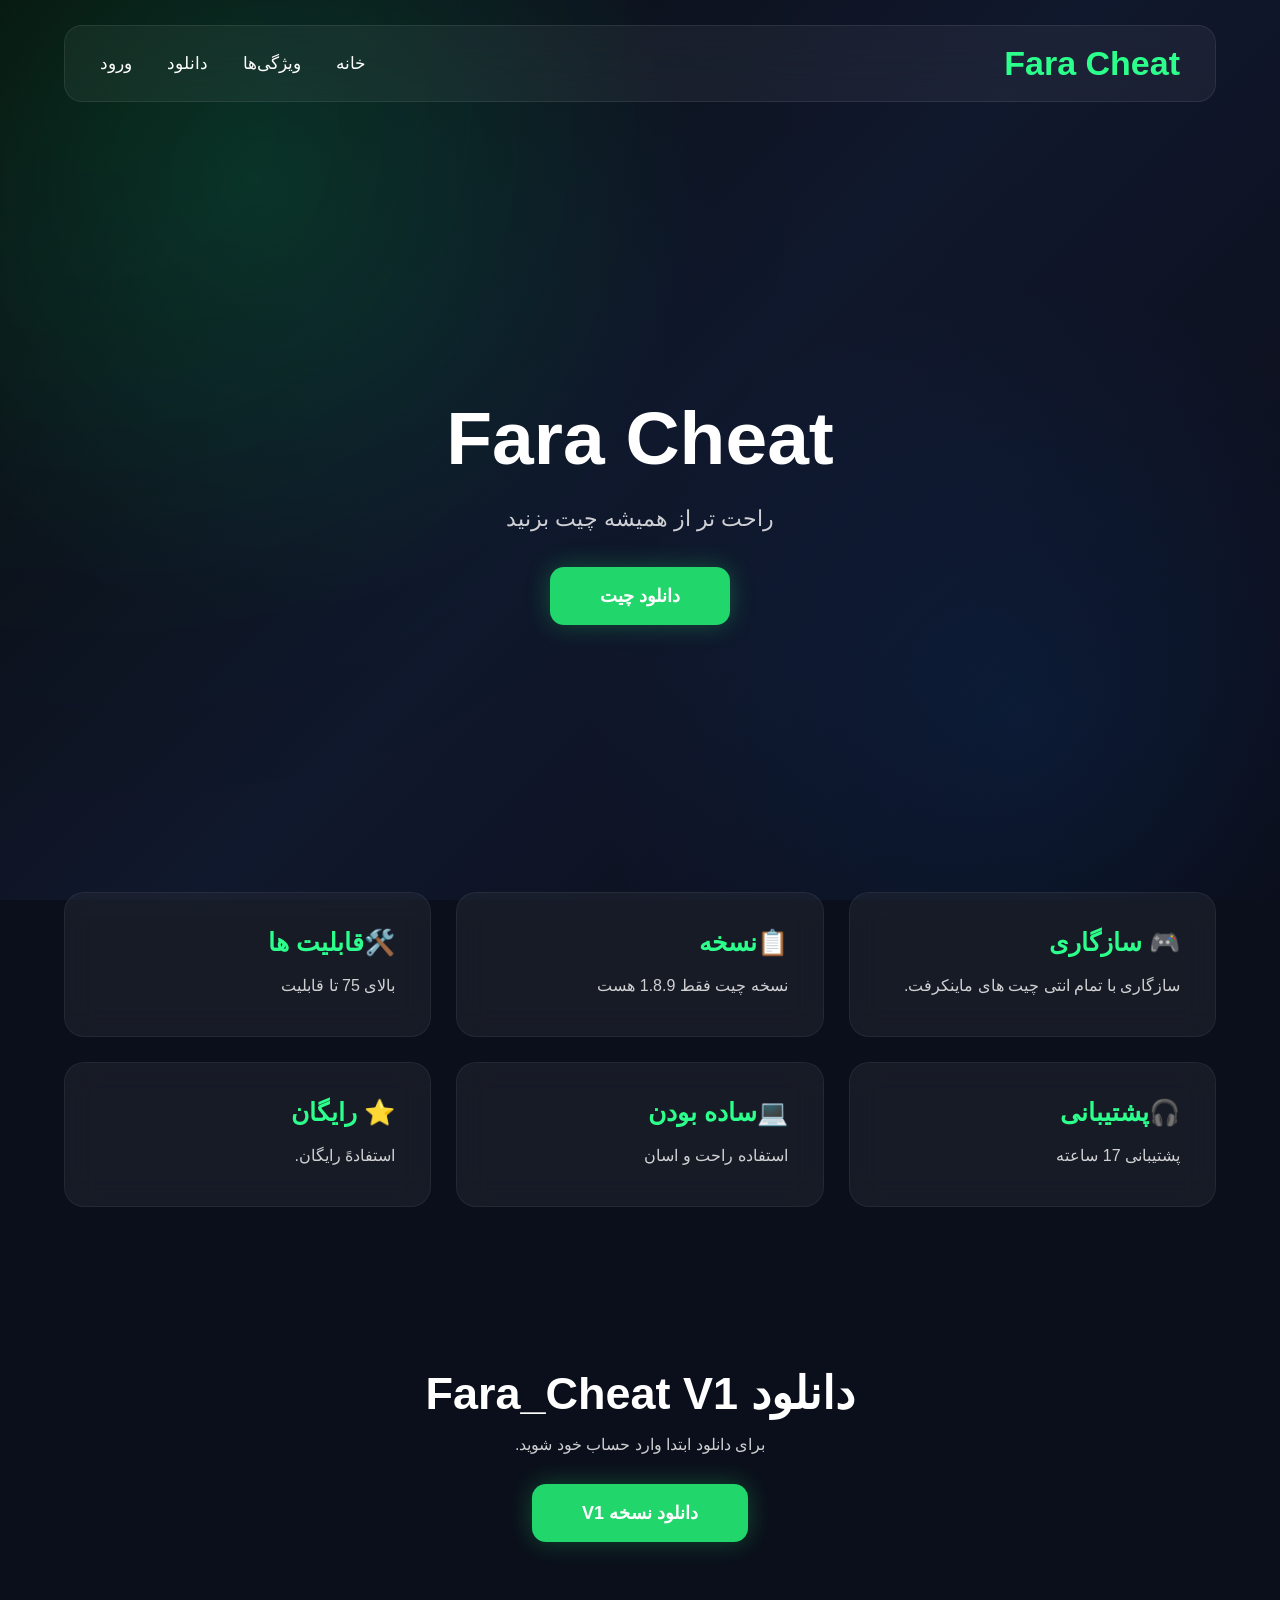
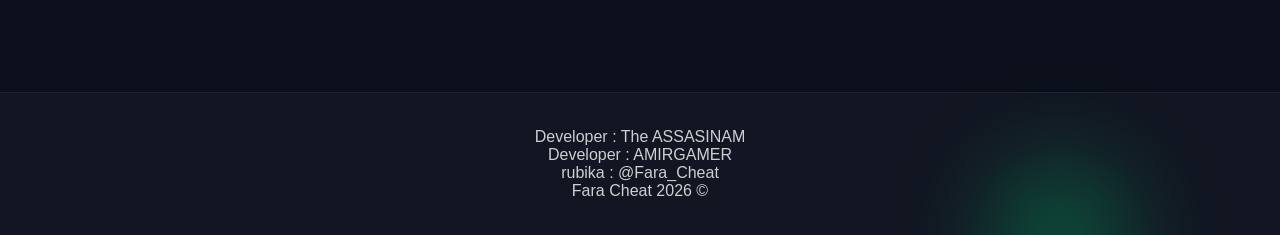
<file: index.html>
<!DOCTYPE html>
<html lang="fa" dir="rtl">

<head>
    <meta charset="UTF-8">
    <meta name="viewport" content="width=device-width, initial-scale=1.0">
    <title>Fara Cheat</title>

    <link rel="stylesheet" href="style.css">
</head>

<body>

<nav>

    <div class="logo">
        Fara Cheat
    </div>

    <ul>
        <li><a href="#">خانه</a></li>
        <li><a href="#features">ویژگی‌ها</a></li>
        <li><a href="#download">دانلود</a></li>
        <li><a href="login.html">ورود</a></li>
    </ul>

</nav>

<section class="hero">

    <h1>Fara Cheat</h1>

    <p>
        راحت تر از همیشه چیت بزنید
    </p>

    <a href="#" class="btn" onclick="downloadLauncher()">
       دانلود چیت
    </a>

</section>

<section id="features" class="features">

    <div class="card">
        <h2>🎮 سازگاری</h2>
        <p>سازگاری با تمام انتی چیت های ماینکرفت.</p>
    </div>

    <div class="card">
        <h2>📋نسخه</h2>
        <p>نسخه چیت فقط 1.8.9 هست</p>
    </div>

    <div class="card">
        <h2>🛠️قابلیت ها</h2>
        <p>بالای 75 تا قابلیت</p>
    </div>

    <div class="card">
        <h2>🎧پشتیبانی</h2>
        <p>پشتیبانی 17 ساعته</p>
    </div>

    <div class="card">
        <h2>💻ساده بودن</h2>
        <p>استفاده راحت و اسان</p>
    </div>

    <div class="card">
        <h2>⭐ رایگان</h2>
        <p>استفادهً رایگان.</p>
    </div>

</section>

<section id="download" class="download">

    <h2>دانلود Fara_Cheat V1</h2>

    <p>
        برای دانلود ابتدا وارد حساب خود شوید.
    </p>

    <a href="#" class="btn" onclick="downloadLauncher()">
        دانلود نسخه V1
    </a>

</section>

<footer>

    <p>Developer : The ASSASINAM</p>

    <p>Developer : AMIRGAMER</p>

    <p>rubika : @Fara_Cheat</p>
	
    <p>© 2026 Fara Cheat</p>

</footer>

<script src="auth.js"></script>
<script src="script.js"></script>

</body>

</html>
</file>
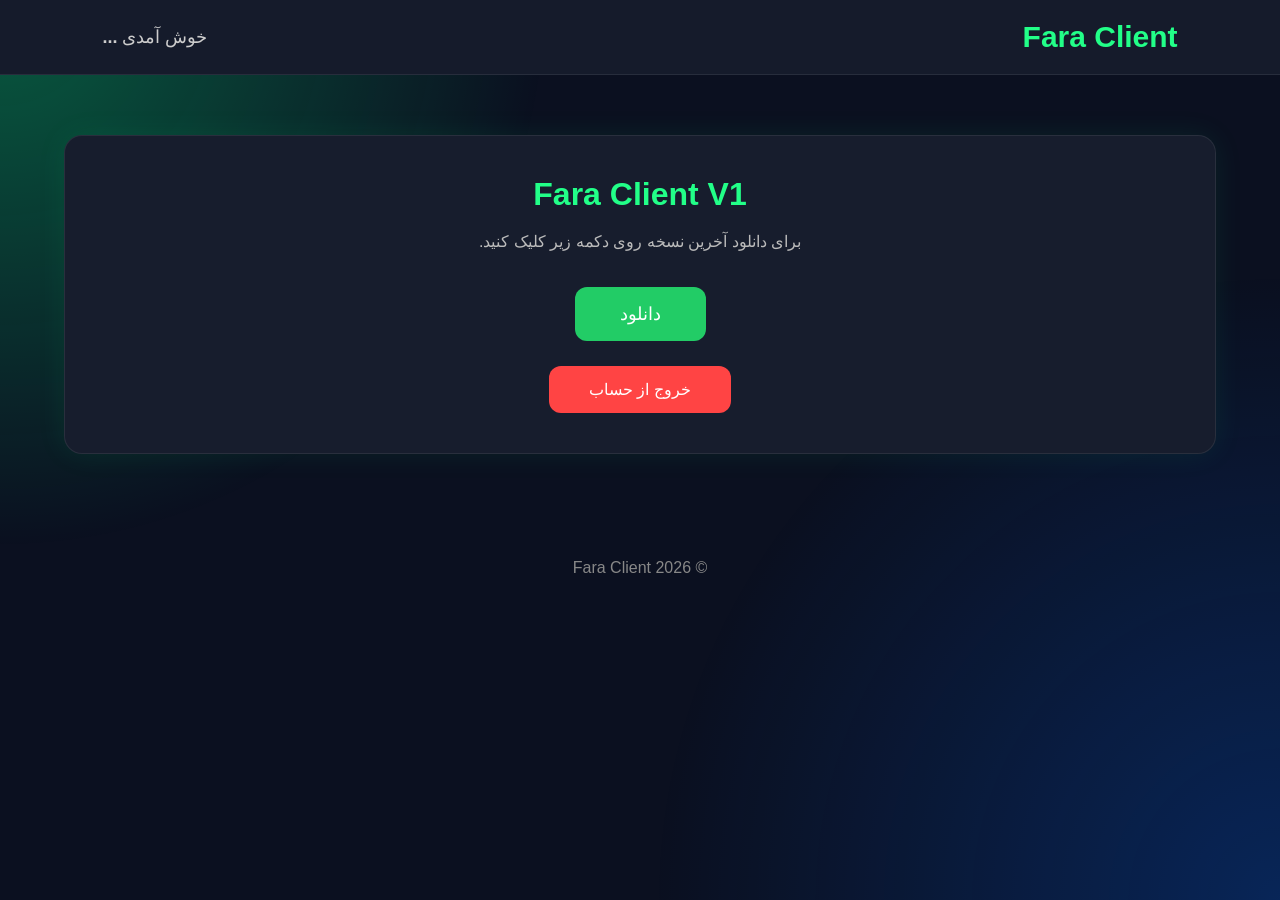
<file: dashboard.html>
<!DOCTYPE html>
<html lang="fa" dir="rtl">

<head>

<meta charset="UTF-8">

<meta name="viewport" content="width=device-width, initial-scale=1.0">

<title>Dashboard | Fara Client</title>

<link rel="stylesheet" href="dashboard.css">

</head>

<body onload="loadUser()">

<header>

<div class="logo">

Fara Client

</div>

<div class="user">

خوش آمدی

<b id="username">

...

</b>

</div>

</header>

<div class="container">

<div class="card">

<h1>

Fara Client V1

</h1>

<p>

برای دانلود آخرین نسخه روی دکمه زیر کلیک کنید.

</p>

<a

href="https://github.com/amoalir24-source/Fara_Cheat/releases/download/v1/Cheat_Fara%20V1.rar"

class="download-btn"

target="_blank">

دانلود

</a>

<br>

<button

class="logout-btn"

onclick="logout()">

خروج از حساب

</button>

</div>

</div>

<footer>

© 2026 Fara Client

</footer>

<script src="auth.js"></script>

<script>

function loadUser(){

const user=checkLogin();

document.getElementById("username").innerHTML=user;

}

</script>

</body>

</html>
</file>
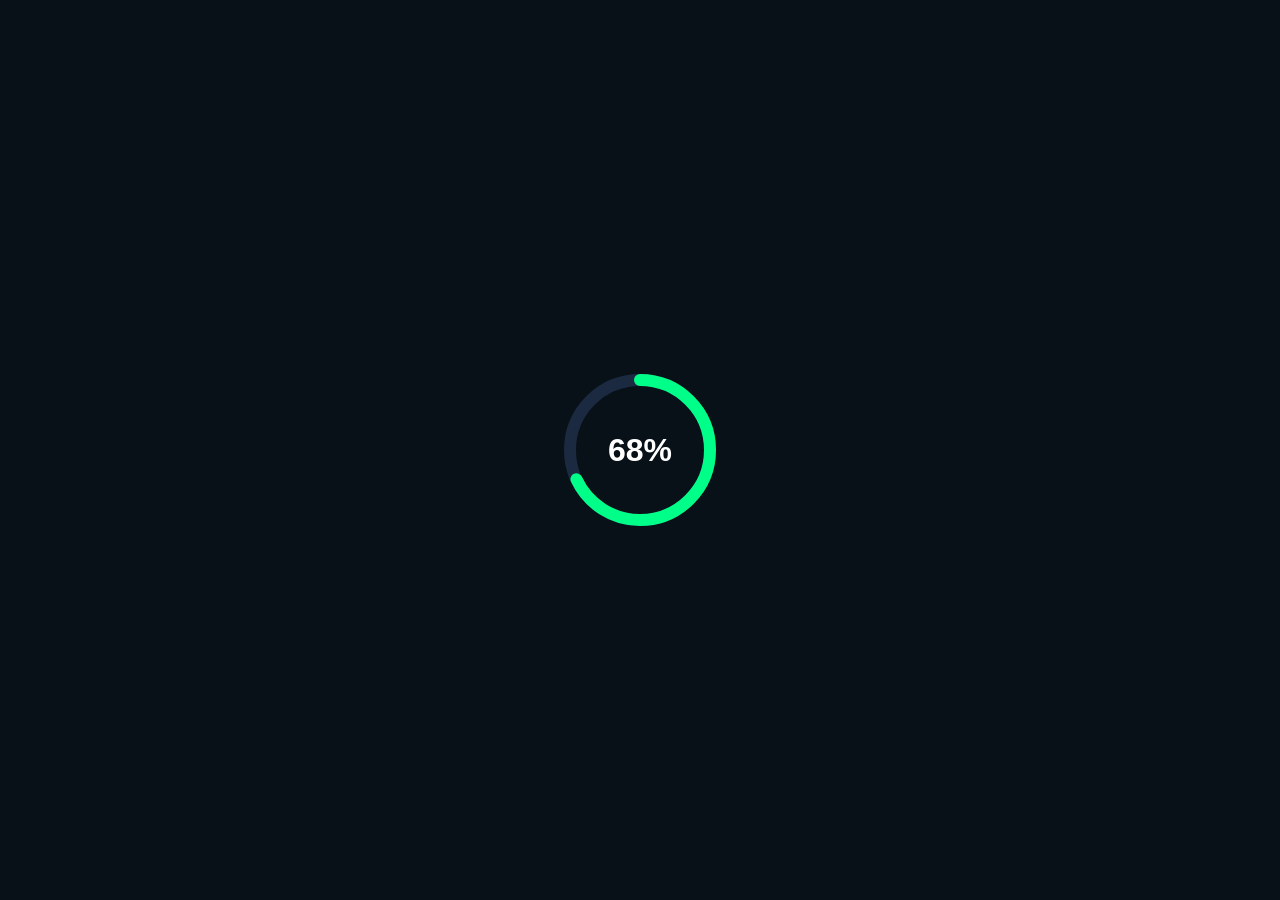
<file: loader.html>
<!DOCTYPE html>
<html lang="fa" dir="rtl">

<head>

<meta charset="UTF-8">

<meta name="viewport" content="width=device-width, initial-scale=1.0">

<title>Loading</title>

<link rel="stylesheet" href="loader.css">

</head>

<body>

<div id="loader">

<div class="loaderBox">

<svg width="180" height="180">

<circle

cx="90"

cy="90"

r="70"

class="bg">

</circle>

<circle

cx="90"

cy="90"

r="70"

id="progress">

</circle>

</svg>

<div id="percent">

0%

</div>

</div>

</div>

<script src="loading.js"></script>

</body>

</html>
</file>
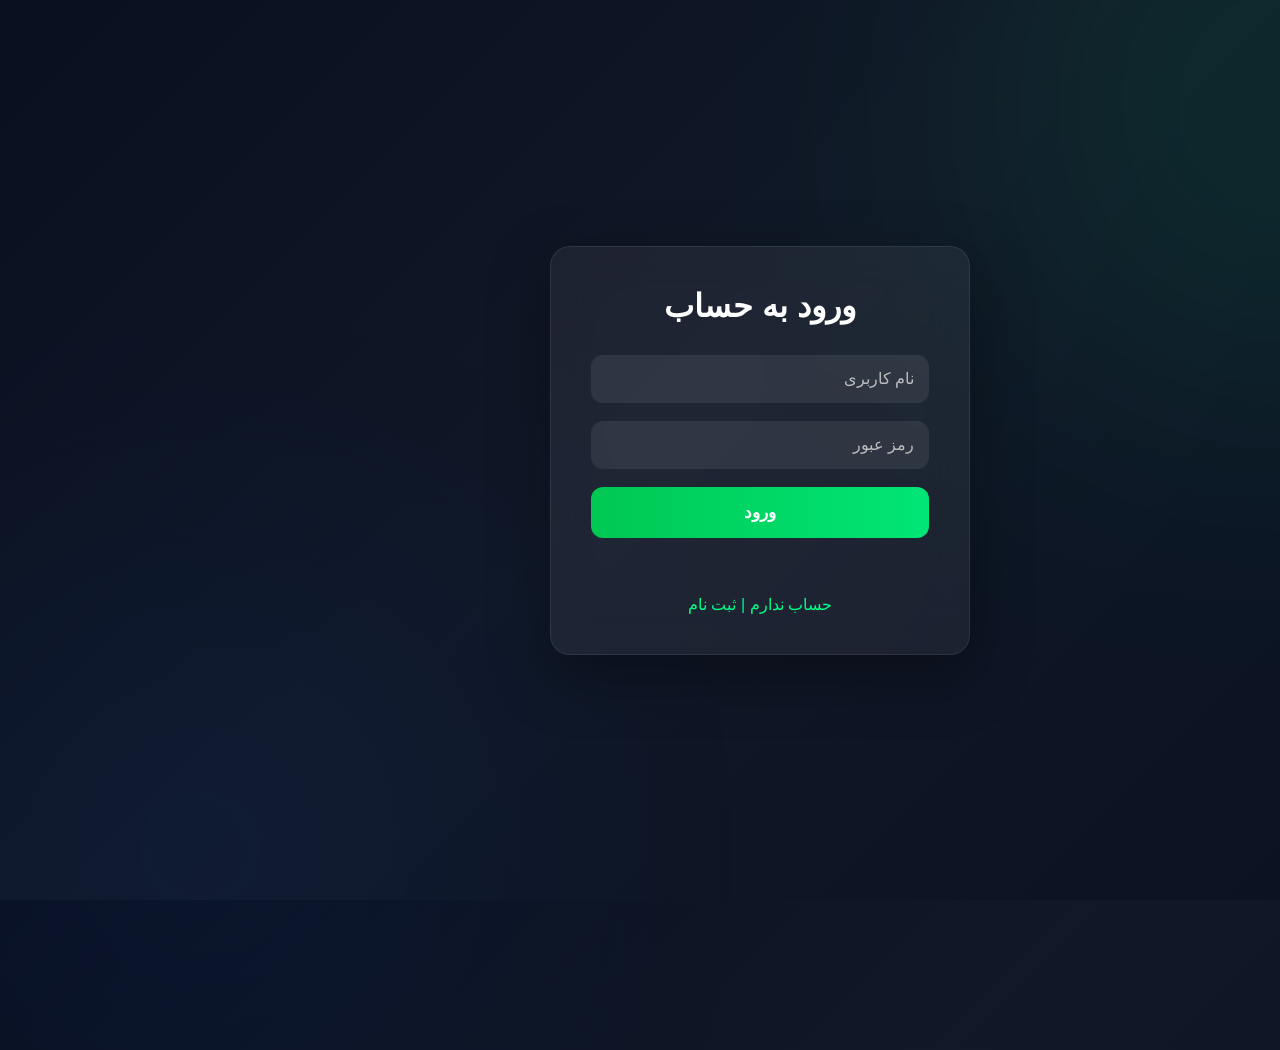
<file: login.html>
<!DOCTYPE html>
<html lang="fa" dir="rtl">

<head>

    <meta charset="UTF-8">

    <meta name="viewport" content="width=device-width, initial-scale=1.0">

    <title>ورود | Fara Client</title>

    <link rel="stylesheet" href="login.css">

</head>

<body>

    <div class="login-box">

        <h2>ورود به حساب</h2>

        <input
            type="text"
            id="username"
            placeholder="نام کاربری">

        <input
            type="password"
            id="password"
            placeholder="رمز عبور">

        <button onclick="login()">
            ورود
        </button>

        <p class="error" id="error"></p>

        <a href="register.html">
            حساب ندارم | ثبت نام
        </a>

    </div>

    <script src="auth.js"></script>

</body>

</html>
</file>
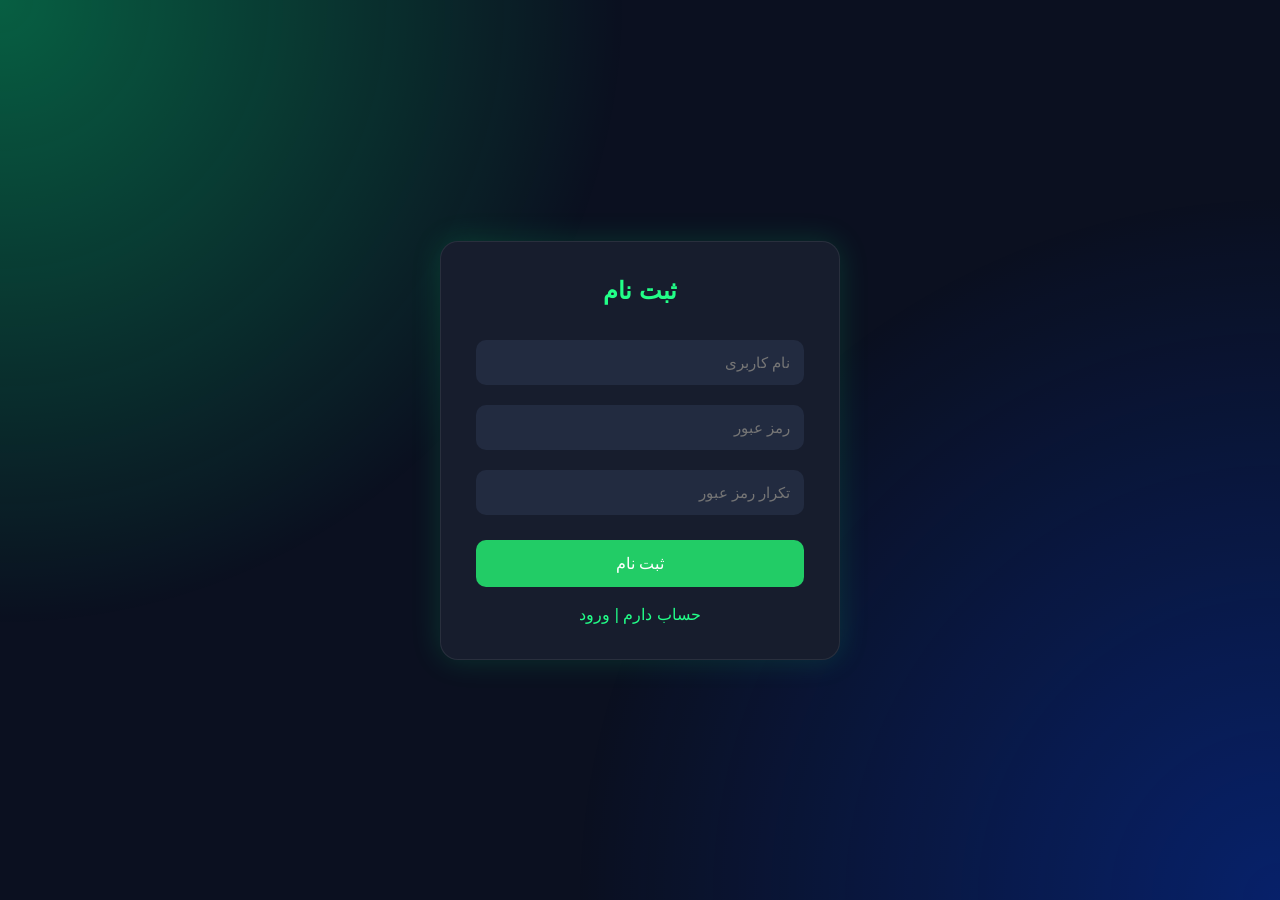
<file: register.html>
<!DOCTYPE html>
<html lang="fa" dir="rtl">

<head>

<meta charset="UTF-8">

<meta name="viewport" content="width=device-width, initial-scale=1.0">

<title>ثبت نام | Fara Client</title>

<link rel="stylesheet" href="register.css">

</head>

<body>

<div class="register-box">

<h2>ثبت نام</h2>

<input
type="text"
id="regUsername"
placeholder="نام کاربری">

<input
type="password"
id="regPassword"
placeholder="رمز عبور">

<input
type="password"
id="regPassword2"
placeholder="تکرار رمز عبور">

<button onclick="register()">

ثبت نام

</button>

<p class="success" id="success"></p>

<p class="error" id="error"></p>

<a href="login.html">

حساب دارم | ورود

</a>

</div>

<script src="auth.js"></script>

</body>

</html>
</file>
<file: style.css>
/* ===========================
   Fara Client V3
   style.css
=========================== */

*{
    margin:0;
    padding:0;
    box-sizing:border-box;
    font-family:Tahoma,sans-serif;
    scroll-behavior:smooth;
}

body{
    background:#0b0f1b;
    color:#fff;
    overflow-x:hidden;
}

/* Background */

body::before{
    content:"";
    position:fixed;
    inset:0;
    background:
    radial-gradient(circle at 20% 20%,rgba(0,255,136,.12),transparent 35%),
    radial-gradient(circle at 80% 80%,rgba(0,120,255,.10),transparent 35%),
    linear-gradient(135deg,#090909,#10182d,#0b0b15);
    z-index:-2;
}

body::after{
    content:"";
    position:fixed;
    width:600px;
    height:600px;
    background:#00ff88;
    filter:blur(220px);
    opacity:.08;
    left:-200px;
    top:-200px;
    animation:move1 10s infinite alternate;
    z-index:-1;
}

@keyframes move1{

0%{
transform:translate(0,0);
}

100%{
transform:translate(250px,180px);
}

}

/* Navbar */

nav{

width:90%;
max-width:1250px;

margin:25px auto;

padding:18px 35px;

background:rgba(255,255,255,.05);

backdrop-filter:blur(15px);

border:1px solid rgba(255,255,255,.08);

border-radius:18px;

display:flex;

justify-content:space-between;

align-items:center;

}

.logo{

font-size:34px;

font-weight:bold;

color:#2cff8b;

}

nav ul{

display:flex;

gap:35px;

list-style:none;

}

nav ul li a{

text-decoration:none;

color:#fff;

font-size:17px;

transition:.3s;

}

nav ul li a:hover{

color:#2cff8b;

}

/* Hero */

.hero{

min-height:85vh;

display:flex;

flex-direction:column;

justify-content:center;

align-items:center;

text-align:center;

padding:40px;

}

.hero h1{

font-size:75px;

margin-bottom:25px;

}

.hero p{

font-size:22px;

opacity:.8;

margin-bottom:35px;

}

/* Buttons */

.btn{

display:inline-block;

padding:18px 50px;

border-radius:14px;

background:#21d66b;

color:#fff;

text-decoration:none;

font-size:18px;

font-weight:bold;

transition:.3s;

box-shadow:0 0 25px rgba(33,214,107,.3);

}

.btn:hover{

transform:translateY(-5px);

background:#2cff8b;

box-shadow:0 0 40px rgba(44,255,139,.5);

}

/* Features */

.features{

width:90%;

max-width:1200px;

margin:auto;

display:grid;

grid-template-columns:repeat(auto-fit,minmax(280px,1fr));

gap:25px;

padding-bottom:80px;

}

.card{

background:rgba(255,255,255,.05);

border:1px solid rgba(255,255,255,.06);

backdrop-filter:blur(15px);

padding:35px;

border-radius:20px;

transition:.35s;

}

.card:hover{

transform:translateY(-8px);

border-color:#21d66b;

}

.card h2{

color:#2cff8b;

margin-bottom:15px;

font-size:25px;

}

.card p{

opacity:.8;

line-height:1.8;

}

/* Download */

.download{

padding:80px 20px;

text-align:center;

}

.download h2{

font-size:45px;

margin-bottom:15px;

}

.download p{

opacity:.8;

margin-bottom:30px;

}

/* Footer */

footer{

margin-top:70px;

padding:35px;

text-align:center;

background:rgba(255,255,255,.04);

border-top:1px solid rgba(255,255,255,.08);

opacity:.8;

}

/* Responsive */

@media(max-width:900px){

nav{

flex-direction:column;

gap:20px;

}

nav ul{

flex-wrap:wrap;

justify-content:center;

}

.hero h1{

font-size:50px;

}

.hero p{

font-size:18px;

}

.btn{

padding:15px 35px;

}

}
</file>
<file: dashboard.css>
*{
    margin:0;
    padding:0;
    box-sizing:border-box;
    font-family:Tahoma,sans-serif;
}

body{
    background:#0b1020;
    color:#fff;
    direction:rtl;
    overflow-x:hidden;
}

body::before{
    content:"";
    position:fixed;
    inset:0;
    background:
    radial-gradient(circle at top left,#00ff8850,transparent 35%),
    radial-gradient(circle at bottom right,#0066ff40,transparent 40%);
    z-index:-1;
}

header{
    width:100%;
    padding:20px 8%;
    display:flex;
    justify-content:space-between;
    align-items:center;
    background:#151b2b;
    border-bottom:1px solid rgba(255,255,255,.08);
}

.logo{
    font-size:30px;
    font-weight:bold;
    color:#22ff88;
}

.user{
    color:#ccc;
    font-size:18px;
}

.container{
    width:90%;
    max-width:1200px;
    margin:60px auto;
}

.card{
    background:#171d2d;
    border:1px solid rgba(255,255,255,.08);
    border-radius:18px;
    padding:40px;
    text-align:center;
    box-shadow:0 0 30px rgba(0,255,128,.08);
}

.card h1{
    margin-bottom:15px;
    color:#22ff88;
}

.card p{
    color:#bbb;
    margin-bottom:30px;
    line-height:1.8;
}

.download-btn{
    display:inline-block;
    padding:16px 45px;
    background:#22cc66;
    color:white;
    text-decoration:none;
    border-radius:12px;
    transition:.3s;
    font-size:18px;
}

.download-btn:hover{
    background:#22ff88;
    transform:translateY(-4px);
}

.logout-btn{
    margin-top:25px;
    padding:14px 40px;
    border:none;
    background:#ff4444;
    color:white;
    border-radius:12px;
    cursor:pointer;
    font-size:16px;
    transition:.3s;
}

.logout-btn:hover{
    background:#ff2222;
}

footer{
    margin-top:80px;
    padding:25px;
    text-align:center;
    color:#888;
}

@media(max-width:768px){

header{
flex-direction:column;
gap:15px;
}

.card{
padding:25px;
}

.download-btn{
width:100%;
}

.logout-btn{
width:100%;
}

}
</file>
<file: loader.css>
*{

margin:0;
padding:0;
box-sizing:border-box;

}

body{

background:#081018;

display:flex;

justify-content:center;

align-items:center;

height:100vh;

overflow:hidden;

font-family:Tahoma,sans-serif;

}

#loader{

display:flex;

justify-content:center;

align-items:center;

width:100%;

height:100%;

transition:.5s;

}

.loaderBox{

position:relative;

width:180px;

height:180px;

}

svg{

transform:rotate(-90deg);

}

.bg{

fill:none;

stroke:#1b2a40;

stroke-width:12;

}

#progress{

fill:none;

stroke:#00ff88;

stroke-width:12;

stroke-linecap:round;

}

#percent{

position:absolute;

left:50%;

top:50%;

transform:translate(-50%,-50%);

color:white;

font-size:32px;

font-weight:bold;

}
</file>
<file: login.css>
*{
    margin:0;
    padding:0;
    box-sizing:border-box;
    font-family:'Segoe UI',Tahoma,Geneva,Verdana,sans-serif;
}

body{
    direction:rtl;
    background:linear-gradient(135deg,#0a0f1f,#111827,#0b1222);
    min-height:100vh;
    display:flex;
    justify-content:center;
    align-items:center;
    overflow:hidden;
    position:relative;
}

body::before{
    content:"";
    position:absolute;
    width:450px;
    height:450px;
    background:#00ff88;
    border-radius:50%;
    filter:blur(170px);
    top:-120px;
    right:-120px;
    opacity:.18;
}

body::after{
    content:"";
    position:absolute;
    width:400px;
    height:400px;
    background:#0066ff;
    border-radius:50%;
    filter:blur(180px);
    bottom:-150px;
    left:-120px;
    opacity:.15;
}

.login-box{
    position:relative;
    width:420px;
    padding:40px;
    background:rgba(255,255,255,.06);
    backdrop-filter:blur(20px);
    border:1px solid rgba(255,255,255,.08);
    border-radius:20px;
    box-shadow:0 20px 60px rgba(0,0,0,.35);
    text-align:center;
    z-index:10;
}

.login-box h2{
    color:#fff;
    margin-bottom:30px;
    font-size:32px;
}

.login-box input{
    width:100%;
    padding:15px;
    margin-bottom:18px;
    border:none;
    outline:none;
    border-radius:12px;
    background:rgba(255,255,255,.08);
    color:white;
    font-size:16px;
    transition:.3s;
}

.login-box input::placeholder{
    color:#bdbdbd;
}

.login-box input:focus{
    border:1px solid #00ff88;
    box-shadow:0 0 20px rgba(0,255,136,.25);
}

.login-box button{
    width:100%;
    padding:15px;
    border:none;
    border-radius:12px;
    cursor:pointer;
    font-size:17px;
    font-weight:bold;
    color:white;
    background:linear-gradient(90deg,#00c853,#00e676);
    transition:.3s;
}

.login-box button:hover{
    transform:translateY(-3px);
    box-shadow:0 12px 30px rgba(0,255,136,.3);
}

.login-box a{
    display:block;
    margin-top:20px;
    text-decoration:none;
    color:#00ff88;
    transition:.3s;
}

.login-box a:hover{
    color:white;
}

.error{
    color:#ff5d5d;
    margin-top:15px;
    min-height:22px;
}

.success{
    color:#00ff88;
    margin-top:15px;
    min-height:22px;
}

@media(max-width:500px){

.login-box{
    width:92%;
    padding:30px;
}

.login-box h2{
    font-size:26px;
}

}
</file>
<file: register.css>
*{
    margin:0;
    padding:0;
    box-sizing:border-box;
    font-family:Tahoma,sans-serif;
}

body{
    background:#0b1020;
    display:flex;
    justify-content:center;
    align-items:center;
    height:100vh;
    direction:rtl;
    overflow:hidden;
}

body::before{
    content:"";
    position:fixed;
    inset:0;
    background:
    radial-gradient(circle at top left,#00ff8855,transparent 40%),
    radial-gradient(circle at bottom right,#0044ff55,transparent 45%);
    z-index:-1;
}

.register-box{
    width:400px;
    background:#171d2d;
    border:1px solid rgba(255,255,255,.08);
    border-radius:18px;
    padding:35px;
    text-align:center;
    box-shadow:0 0 30px rgba(0,255,128,.15);
}

.register-box h2{
    color:#22ff88;
    margin-bottom:25px;
}

.register-box input{
    width:100%;
    padding:14px;
    margin:10px 0;
    border:none;
    border-radius:10px;
    background:#222b40;
    color:#fff;
    outline:none;
    font-size:15px;
}

.register-box button{
    width:100%;
    padding:14px;
    margin-top:15px;
    border:none;
    border-radius:10px;
    background:#22cc66;
    color:#fff;
    cursor:pointer;
    font-size:16px;
    transition:.3s;
}

.register-box button:hover{
    background:#1ab65b;
}

.register-box a{
    display:block;
    margin-top:18px;
    color:#22ff88;
    text-decoration:none;
}

.success{
    color:#22ff88;
    margin-top:10px;
}

.error{
    color:#ff4d4d;
    margin-top:10px;
}
</file>
